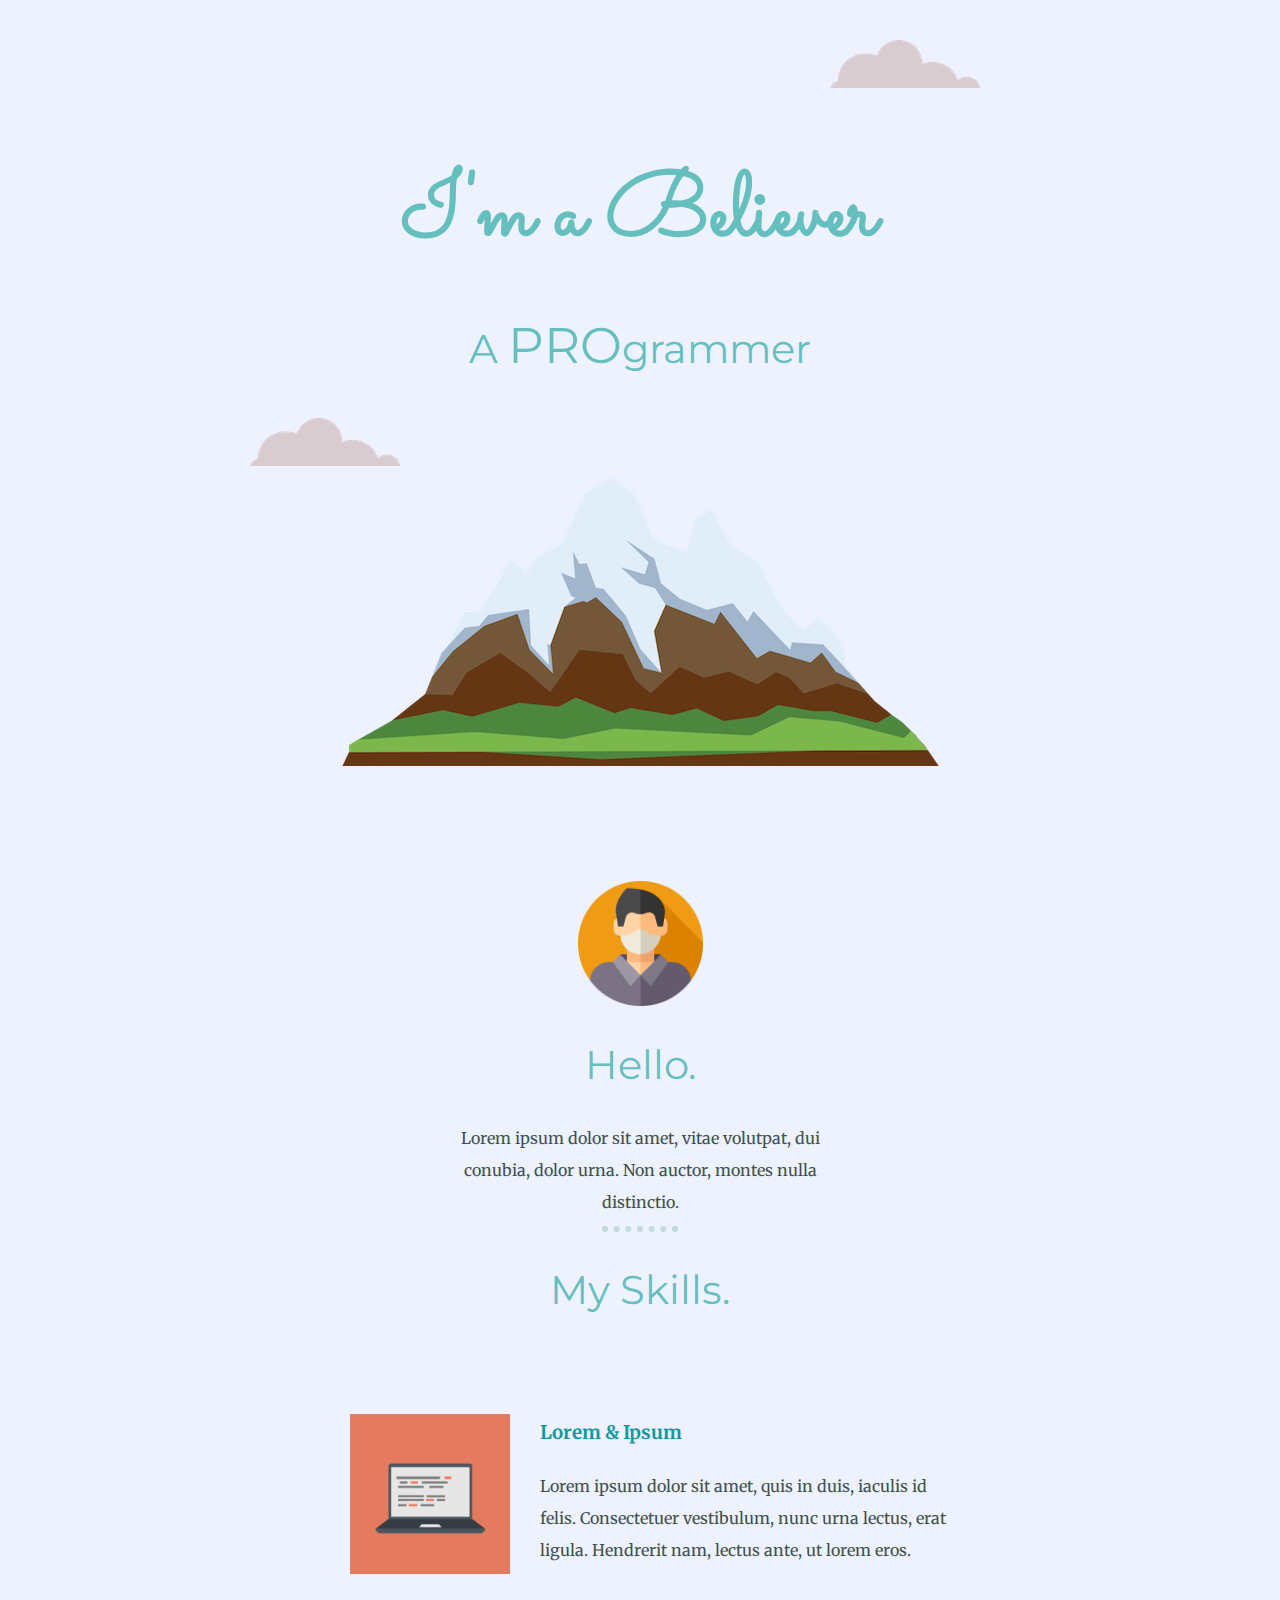
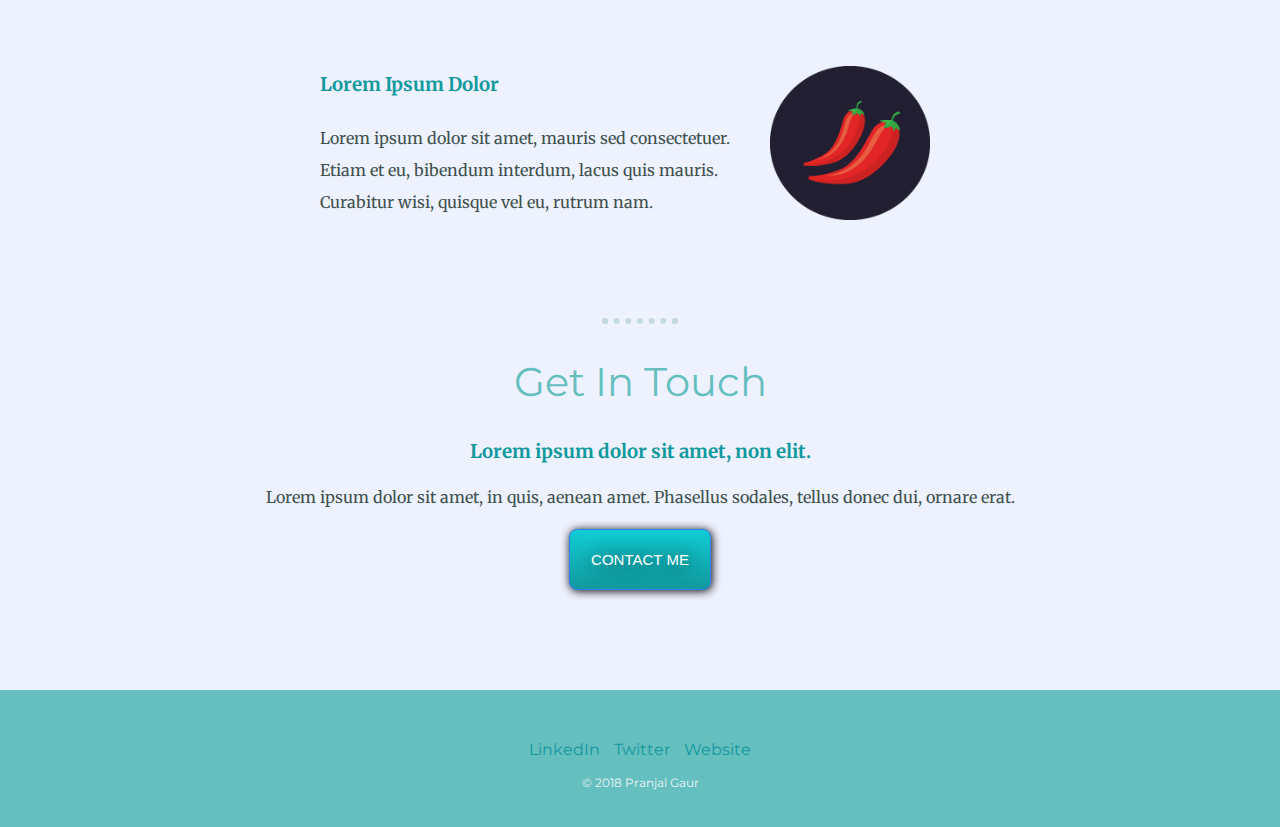
<file: index.html>
<html lang="en">
<head>
    <meta charset="UTF-8">
    <meta http-equiv="X-UA-Compatible" content="IE=edge">
    <meta name="viewport" content="width=device-width, initial-scale=1.0">
    <!-- <link rel="stylesheet" href="https://stackpath.bootstrapcdn.com/bootstrap/4.1.3/css/bootstrap.min.css" integrity="sha384-MCw98/SFnGE8fJT3GXwEOngsV7Zt27NXFoaoApmYm81iuXoPkFOJwJ8ERdknLPMO" crossorigin="anonymous"> -->
    <title>Responsive</title>
    <link rel="stylesheet" href="CSS/styles.css">
    <link rel="icon" href="Icon/favicon.ico">
    
    <!--fonts--> 
    <link rel="preconnect" href="https://fonts.googleapis.com">
    <link rel="preconnect" href="https://fonts.gstatic.com" crossorigin>
    <link href="https://fonts.googleapis.com/css2?family=Merriweather:ital@1&family=Montserrat:wght@300&family=Roboto:wght@100&family=Sacramento&display=swap" rel="stylesheet">
    <!--     -->
    
</head>
<body>
    <div class="top-container">
        <img class="c1" src="img/cloud.png" alt="">
        <h1>I'm a Believer</h1>
        <h2>A <span class="pro">PRO</span>grammer</h2>
        <img class="c2" src="img/cloud.png" alt="">
        <img class="moun" src="img/mountain.png" alt="">
        
    </div>
    
    <div class="middle-container">
        <div class="profile">
            <img src="img/man.png" alt="" class="pro-pic">
            <h2>Hello.</h2>
            <p class="intro-desc">Lorem ipsum dolor sit amet, vitae volutpat, dui conubia, dolor urna. Non auctor, montes nulla distinctio.</p>
        </div>
        <hr>
        <div class="skills">
            <h2>My Skills.</h2>
            <div class="skill-row">
                <img class="img-comp" src="img/computer.png" alt="">
                <h3>Lorem & Ipsum</h3>
                <p class="skill-desc">Lorem ipsum dolor sit amet, quis in duis, iaculis id felis. Consectetuer vestibulum, nunc urna lectus, erat ligula. Hendrerit nam, lectus ante, ut lorem eros.</p>
            </div>
            <div class="skill-row">
                <img class="img-chilli" src="img/chillies.png" alt="">
                <h3>Lorem Ipsum Dolor</h3>
                <p class="skill-desc">Lorem ipsum dolor sit amet, mauris sed consectetuer. Etiam et eu, bibendum interdum, lacus quis mauris. Curabitur wisi, quisque vel eu, rutrum nam.</p>
            </div>
        </div>
        <hr>
        <div class="contact-me">
            <h2>Get In Touch</h2>
            <h3>Lorem ipsum dolor sit amet, non elit.</h3>
            <p class="contact-msg">Lorem ipsum dolor sit amet, in quis, aenean amet. Phasellus sodales, tellus donec dui, ornare erat.</p>
            <a class="btn" href="mailto:name@email.com">CONTACT ME</a>
        </div>
    </div>
    
    <div class="bottom-container">
        <a class="footer-link" href="https://www.linkedin.com/">LinkedIn</a>
        <a class="footer-link" href="https://twitter.com/">Twitter</a>
        <a class="footer-link" href="https://www.appbrewery.co/">Website</a>
        <p class="copyright">© 2018 Pranjal Gaur</p>
    </div>
    

    

    <!-- jQuery first, then Popper.js, then Bootstrap JS -->
    <!-- <script src="https://code.jquery.com/jquery-3.3.1.slim.min.js" integrity="sha384-q8i/X+965DzO0rT7abK41JStQIAqVgRVzpbzo5smXKp4YfRvH+8abtTE1Pi6jizo" crossorigin="anonymous"></script>
    <script src="https://cdnjs.cloudflare.com/ajax/libs/popper.js/1.14.3/umd/popper.min.js" integrity="sha384-ZMP7rVo3mIykV+2+9J3UJ46jBk0WLaUAdn689aCwoqbBJiSnjAK/l8WvCWPIPm49" crossorigin="anonymous"></script>
    <script src="https://stackpath.bootstrapcdn.com/bootstrap/4.1.3/js/bootstrap.min.js" integrity="sha384-ChfqqxuZUCnJSK3+MXmPNIyE6ZbWh2IMqE241rYiqJxyMiZ6OW/JmZQ5stwEULTy" crossorigin="anonymous"></script> -->
</body>
</html>
</file>
<file: CSS/styles.css>
body {
    color: #40514E;
    text-align: center;
    font-family: 'Merriweather', serif;
    margin: 0;
}

p {
    line-height: 2;
}

hr {
    border: dotted #c3dbdb 6px;
    border-bottom: none;
    width: 5%;
}

.top-container {
    background-color: #EEF2FF;
    position: relative;
    padding-top: 100px;
}
.middle-container {
    background-color: #EEF2FF;
    padding : 100px 0;
}
.bottom-container {
    background-color: #66bfbf;
    padding: 50px 0 20px;
    font-family: 'Montserrat', sans-serif;
}

h1 {
    color : #66BFBF;
    margin: 50px auto 0 auto;
    font-size: 5.625rem;          /* 100% = 16px = 1em */ 
    font-family: 'Sacramento', cursive;
}
h2 {
    color: #66BFBF;
    font-size: 2.5rem;
    font-weight: normal;
    font-family: 'Montserrat', sans-serif;
}
h3 {
    color: #11999E;
}
.c1 {
    position: absolute;
    right: 300px;
    top: 40px;
}
.c2 {
    position: absolute;
    left: 250px;
    bottom: 300px;
}
.pro-pic {
    height: 125px;
    width: 125px;
    margin: 15px 0 0 0;
}

.pro {
    font-size: 1.25em;
}

a {
    color: #11999E;
    margin: 0 5px;
    text-decoration: none;
}
a:hover {
    color: #eaf6f6;
}

.skill-row {
    width: 50%;
    margin: 100px auto;
    text-align: left;
    line-height: 2;
}

.img-comp {
    width: 25%;
    float: left;
    margin: 0 30px;
}

.img-chilli {
    width: 25%;
    float: right;
    margin: 0 30px;
}

/* .skill-desc {
    clear: both;
} */

.intro-desc {
    width: 30%;
    margin: 0 auto;
}

.contact-message {
    width: 40%;
    margin: 40px auto;
}

.btn {
    background: #11CDD4;
    background-image: -webkit-linear-gradient(top, #11CDD4, #11999E);
    background-image: -moz-linear-gradient(top, #11CDD4, #11999E);
    background-image: -ms-linear-gradient(top, #11CDD4, #11999E);
    background-image: -o-linear-gradient(top, #11CDD4, #11999E);
    background-image: -webkit-gradient(to bottom, #11CDD4, #11999E);
    -webkit-border-radius: 8px;
    -moz-border-radius: 8px;
    border-radius: 8px;
    color: #FFFFFF;
    font-family: Arial;
    font-size: 15px;
    font-weight: 100;
    padding: 21px;
    -webkit-box-shadow: 1px 1px 10px 0 #000000;
    -moz-box-shadow: 1px 1px 10px 0 #000000;
    box-shadow: 1px 1px 10px 0 #000000;
    text-shadow: 1px 1px 20px #000000;
    border: solid #337FED 1px;
    text-decoration: none;
    display: inline-block;
    cursor: pointer;
    text-align: center;
 }
 
 .btn:hover {
    border: solid #337FED 1px;
    background: #30E3CB;
    background-image: -webkit-linear-gradient(top, #30E3CB, #2BC4AD);
    background-image: -moz-linear-gradient(top, #30E3CB, #2BC4AD);
    background-image: -ms-linear-gradient(top, #30E3CB, #2BC4AD);
    background-image: -o-linear-gradient(top, #30E3CB, #2BC4AD);
    background-image: -webkit-gradient(to bottom, #30E3CB, #2BC4AD);
    -webkit-border-radius: 8px;
    -moz-border-radius: 8px;
    border-radius: 8px;
    text-decoration: none;
 }

.copyright {
    color: #eaf6f6;
    font-size: 0.75rem;
    /* padding: 5px 0; */
}
</file>
